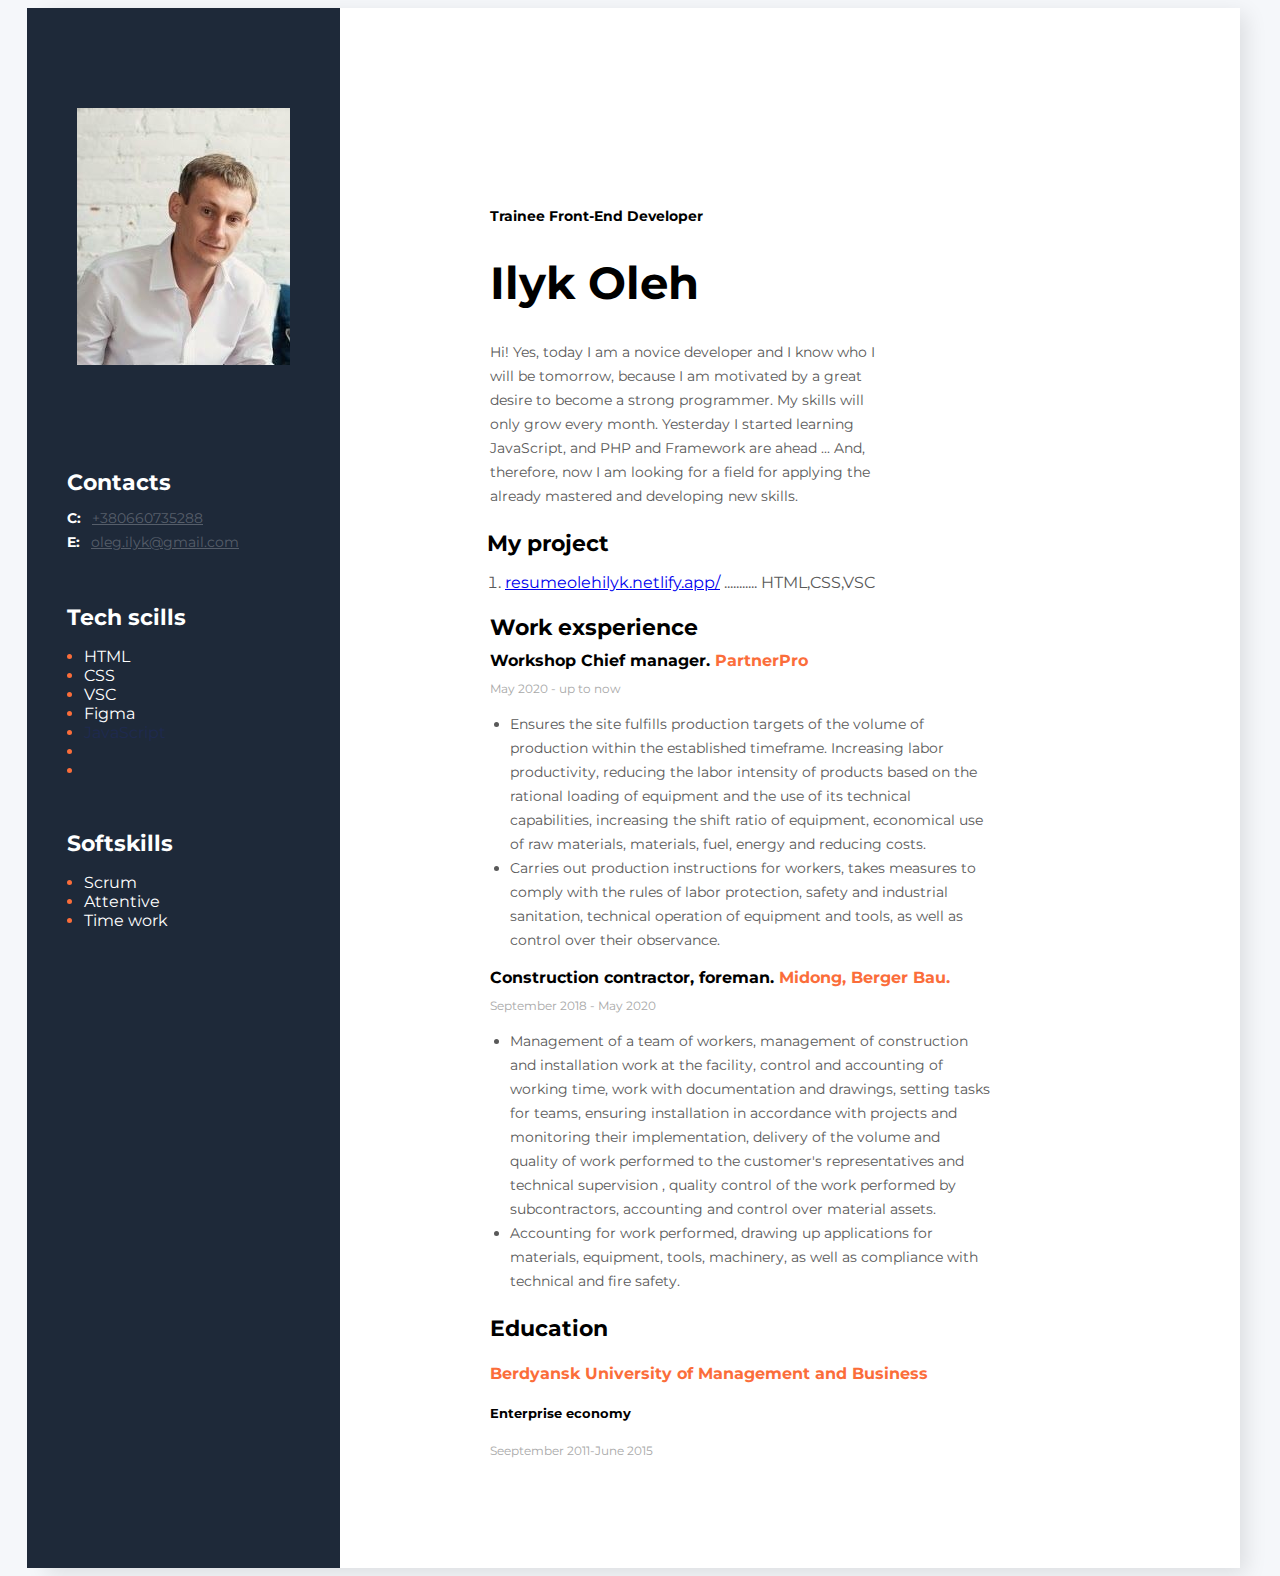
<file: index.html>
<!DOCTYPE html>
<html lang="en">
    <head>
        <meta charset="UTF-8">
        <meta http-equiv="X-UA-Compatible" content="IE=edge">
        <meta name="viewport" content="width=device-width">
        <title>My resume</title>
        <link rel="preconnect" href="https://fonts.googleapis.com">
        <link href="https://fonts.googleapis.com/css2?family=Montserrat:wght@400;700&display=swap" rel="stylesheet">
        <link rel="stylesheet" href="css/styles.css">
    </head>
    <body>
        <!--main conteiner-->
        <div class="main-conteiner">
            <!--main content section-->
            <div class="main-content">
                <!--about me section-->
                <div class="about-section">
                    <h2 class="about-my-profession"> Trainee Front-End Developer</h2> 
                    <h1 class="main-name">Ilyk Oleh</h1>
                    <p class="about-my-description">Hi! Yes, today I am a novice developer and I know who I will be tomorrow, because I am motivated by a great desire to
                    become a strong programmer. My skills will only grow every month. Yesterday I started learning JavaScript, and PHP and
                    Framework are ahead ... And, therefore, now I am looking for a field for applying the already mastered and developing
                    new skills.</p>
                </div>            
                <!--my project section-->
                <div class="project-section">
                    <h3 class="my-project-text">My project</h3>
                    <div>
                        <ol class="my-project-list">
                            <li>
                                <a href="https://resumeolehilyk.netlify.app/">resumeolehilyk.netlify.app/</a>
                                <span>...........</span>
                                <span>HTML,CSS,VSC</span>
                            </li>
                           <!-- <li>
                                <a href="http/03/2015 - </a>
                                <span>...........</span>
                                <span>HTML,CSS</span>
                            </li>
                            <li>
                                <a href="http/03/2015 - </a>
                                <span>...........</span>
                                <span>HTML,CSS</span>
                            </li>-->
                        </ol>                       
                    </div>
                </div>
                <!--my work experience-->
                <div class="experience-section">
                    <h3 class="my-experience-text">Work exsperience</h3>
                    <!--compani 3-->
                    <div>
                        <h4 class="my-work-position">Workshop Chief manager. <span class="my-work-expiriens-compani">PartnerPro</span></h4>
                        <P class="my-work-expirience-time">May 2020 - up to now </P>
                        <ul>
                            <li class="li-punct" >Ensures the site fulfills production targets of the volume of production within the established timeframe. Increasing
                            labor productivity, reducing the labor intensity of products based on the rational loading of equipment and the use of
                            its technical capabilities, increasing the shift ratio of equipment, economical use of raw materials, materials, fuel,
                            energy and reducing costs. </li>
                          
                            <li class="li-punct">Carries out production instructions for workers, takes measures to comply with the rules of labor protection, safety and
                            industrial sanitation, technical operation of equipment and tools, as well as control over their observance.</li>
                        </ul>
                    </div>
                    <!--compani 2-->
                    <div>
                        <h4 class="my-work-position">Construction contractor, foreman. <span class="my-work-expiriens-compani">Midong, Berger Bau.</span></h4>
                        <P class="my-work-expirience-time">September 2018 - May 2020 </P>
                        <ul>
                            <li class="li-punct">Management of a team of workers, management of construction and installation work at the facility, control and
                            accounting of working time, work with documentation and drawings, setting tasks for teams, ensuring installation in
                                            accordance with projects and monitoring their implementation, delivery of the volume and quality of work performed to
            the customer's representatives and technical supervision , quality control of the work performed by subcontractors,
                            accounting and control over material assets. </li>
                           
                            <li class="li-punct">Accounting for work performed, drawing up applications for materials, equipment, tools, machinery, as well as compliance
                            with technical and fire safety. </li>
                        </ul>
                    </div>
                    <!--compani 1-->
                   <!-- <div>
                        <h4 class="my-work-position">Front-End Developer <span class="my-work-expiriens-compani">Freeiance</span></h4>
                        <P class="my-work-expirience-time">September 2019 - up to nov </P>
                        <ul>
                            <li class="li-punct">Lorem ipsum dolor sit emet, cosectetur aidipiscing elit, eiusmud tempor incididunt ut lebore et dolore
                                magna aliqua. </li>
                            <li class="li-punct">Lorem ipsum dolor sit emet, cosectetur aidipiscing elit, eiusmud tempor incididunt ut lebore et dolore
                                magna aliqua.</li>
                            
                        </ul>
                    </div>-->
                    <!--Education-->
                    <div class="edukation-section">
                        <h3 class="my-edukation-text">Education</h3>
                        <h4 class="universiti"> Berdyansk University of Management and Business</h4>
                        <h5>Enterprise economy</h5>
                        <p  class="my-work-expirience-time"> Seeptember 2011-June 2015</p>
                    </div>   
                </div>
            </div>
            <!--sidebar section-->
            <aside class="sidebar-section">
                    <img  class="photo" src="img/Oleh.jpg" alt="my photo">
                <!--conntacts section-->
                <div class="sidebar-conntacts-section">
                    <h3 class="sidebar-titl">Contacts</h3> 
                    <div>
                        <span class="contacts-sektion-type">C:</span>
                        <a class="contacts-section-link" href="tel:+380660735288">+380660735288</a>
                    </div>               
                    <div>
                        <span class="contacts-sektion-type">E:</span>
                        <a class="contacts-section-link" href="oleg.ilyk@gmail.com">oleg.ilyk@gmail.com</a>
                    </div>
                </div>
                <!--tech skills-->
                <div class="tech-skills">
                    <h3 class="sidebar-titl">Tech scills</h3>
                    <ul class="tech-skills-list">
                        <li class="tech-skils-item"> <span class="tech-skils-item-text">HTML</span></li>
                        <li class="tech-skils-item"> <span class="tech-skils-item-text">CSS</span></li>
                        <li class="tech-skils-item"> <span class="tech-skils-item-text">VSC</span></li>
                        <li class="tech-skils-item"> <span class="tech-skils-item-text">Figma</span></li>
                        <li class="tech-skils-item"> <span class="tech-skils-item-text-JS">JavaScript</span></li>
                        <li class="tech-skils-item"> <span class="tech-skils-item-text"></span></li>
                        <li class="tech-skils-item"> <span class="tech-skils-item-text"></span></li>
                    </ul>
                </div>
                <!--soft skills-->
                <div class="soft-skills">
                    <h3 class="sidebar-titl">Softskills</h3>
                    <ul class="soft-skills-list">
                        <li class="soft-skils-item"> <span class="soft-skils-item-text" >Scrum</span></li>
                        <li class="soft-skils-item"> <span class="soft-skils-item-text" >Attentive</span></li>
                        <li class="soft-skils-item"> <span class="soft-skils-item-text" >Time work</span></li>
                    </ul>
                </div>
            </aside>
        </div>
    </body>
</html>
</file>
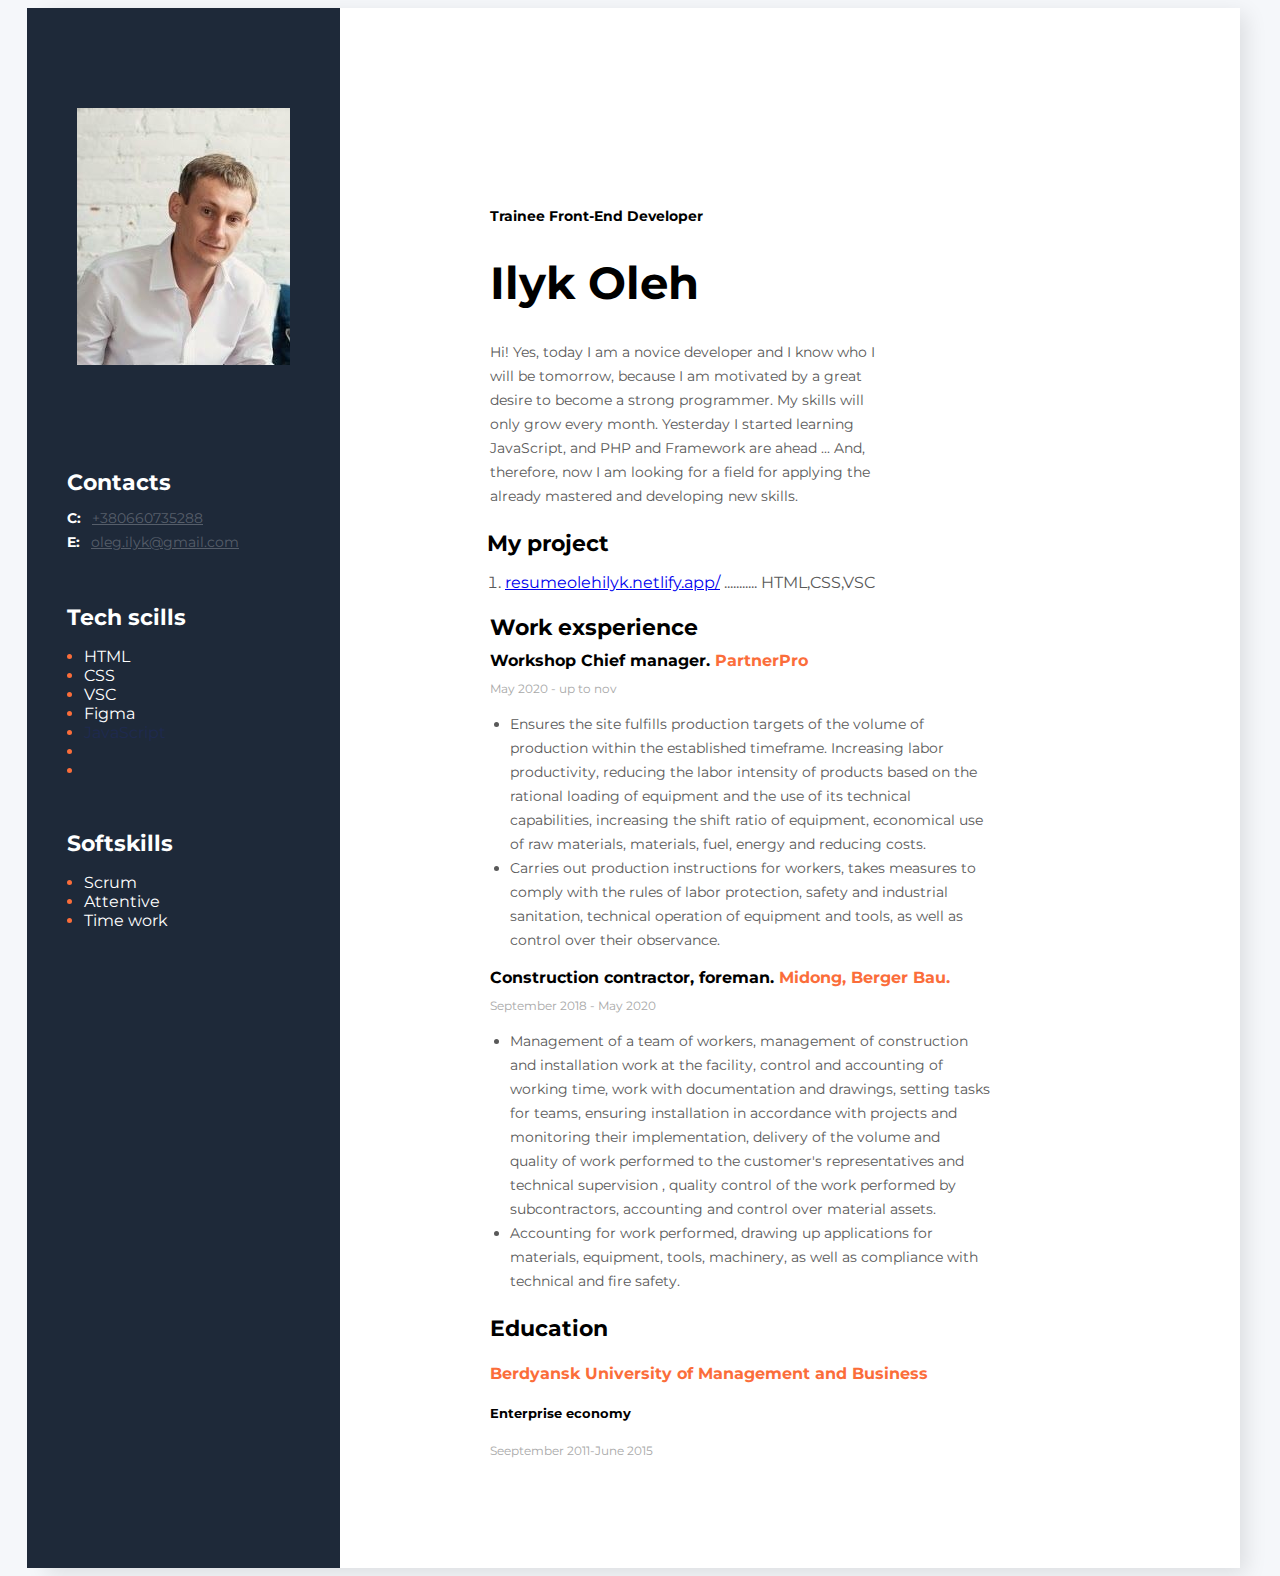
<file: cv-oleh/index.html>
<!DOCTYPE html>
<html lang="en">
    <head>
        <meta charset="UTF-8">
        <meta http-equiv="X-UA-Compatible" content="IE=edge">
        <meta name="viewport" content="width=device-width">
        <title>My resume</title>
        <link rel="preconnect" href="https://fonts.googleapis.com">
        <link href="https://fonts.googleapis.com/css2?family=Montserrat:wght@400;700&display=swap" rel="stylesheet">
        <link rel="stylesheet" href="css/styles.css">
    </head>
    <body>
        <!--main conteiner-->
        <div class="main-conteiner">
            <!--main content section-->
            <div class="main-content">
                <!--about me section-->
                <div class="about-section">
                    <h2 class="about-my-profession"> Trainee Front-End Developer</h2> 
                    <h1 class="main-name">Ilyk Oleh</h1>
                    <p class="about-my-description">Hi! Yes, today I am a novice developer and I know who I will be tomorrow, because I am motivated by a great desire to
                    become a strong programmer. My skills will only grow every month. Yesterday I started learning JavaScript, and PHP and
                    Framework are ahead ... And, therefore, now I am looking for a field for applying the already mastered and developing
                    new skills.</p>
                </div>            
                <!--my project section-->
                <div class="project-section">
                    <h3 class="my-project-text">My project</h3>
                    <div>
                        <ol class="my-project-list">
                            <li>
                                <a href="https://resumeolehilyk.netlify.app/">resumeolehilyk.netlify.app/</a>
                                <span>...........</span>
                                <span>HTML,CSS,VSC</span>
                            </li>
                           <!-- <li>
                                <a href="http/03/2015 - </a>
                                <span>...........</span>
                                <span>HTML,CSS</span>
                            </li>
                            <li>
                                <a href="http/03/2015 - </a>
                                <span>...........</span>
                                <span>HTML,CSS</span>
                            </li>-->
                        </ol>                       
                    </div>
                </div>
                <!--my work experience-->
                <div class="experience-section">
                    <h3 class="my-experience-text">Work exsperience</h3>
                    <!--compani 3-->
                    <div>
                        <h4 class="my-work-position">Workshop Chief manager. <span class="my-work-expiriens-compani">PartnerPro</span></h4>
                        <P class="my-work-expirience-time">May 2020 - up to nov </P>
                        <ul>
                            <li class="li-punct" >Ensures the site fulfills production targets of the volume of production within the established timeframe. Increasing
                            labor productivity, reducing the labor intensity of products based on the rational loading of equipment and the use of
                            its technical capabilities, increasing the shift ratio of equipment, economical use of raw materials, materials, fuel,
                            energy and reducing costs. </li>
                          
                            <li class="li-punct">Carries out production instructions for workers, takes measures to comply with the rules of labor protection, safety and
                            industrial sanitation, technical operation of equipment and tools, as well as control over their observance.</li>
                        </ul>
                    </div>
                    <!--compani 2-->
                    <div>
                        <h4 class="my-work-position">Construction contractor, foreman. <span class="my-work-expiriens-compani">Midong, Berger Bau.</span></h4>
                        <P class="my-work-expirience-time">September 2018 - May 2020 </P>
                        <ul>
                            <li class="li-punct">Management of a team of workers, management of construction and installation work at the facility, control and
                            accounting of working time, work with documentation and drawings, setting tasks for teams, ensuring installation in
                                            accordance with projects and monitoring their implementation, delivery of the volume and quality of work performed to
            the customer's representatives and technical supervision , quality control of the work performed by subcontractors,
                            accounting and control over material assets. </li>
                           
                            <li class="li-punct">Accounting for work performed, drawing up applications for materials, equipment, tools, machinery, as well as compliance
                            with technical and fire safety. </li>
                        </ul>
                    </div>
                    <!--compani 1-->
                   <!-- <div>
                        <h4 class="my-work-position">Front-End Developer <span class="my-work-expiriens-compani">Freeiance</span></h4>
                        <P class="my-work-expirience-time">September 2019 - up to nov </P>
                        <ul>
                            <li class="li-punct">Lorem ipsum dolor sit emet, cosectetur aidipiscing elit, eiusmud tempor incididunt ut lebore et dolore
                                magna aliqua. </li>
                            <li class="li-punct">Lorem ipsum dolor sit emet, cosectetur aidipiscing elit, eiusmud tempor incididunt ut lebore et dolore
                                magna aliqua.</li>
                            
                        </ul>
                    </div>-->
                    <!--Education-->
                    <div class="edukation-section">
                        <h3 class="my-edukation-text">Education</h3>
                        <h4 class="universiti"> Berdyansk University of Management and Business</h4>
                        <h5>Enterprise economy</h5>
                        <p  class="my-work-expirience-time"> Seeptember 2011-June 2015</p>
                    </div>   
                </div>
            </div>
            <!--sidebar section-->
            <aside class="sidebar-section">
                    <img  class="photo" src="img/Oleh.jpg" alt="my photo">
                <!--conntacts section-->
                <div class="sidebar-conntacts-section">
                    <h3 class="sidebar-titl">Contacts</h3> 
                    <div>
                        <span class="contacts-sektion-type">C:</span>
                        <a class="contacts-section-link" href="tel:+380660735288">+380660735288</a>
                    </div>               
                    <div>
                        <span class="contacts-sektion-type">E:</span>
                        <a class="contacts-section-link" href="oleg.ilyk@gmail.com">oleg.ilyk@gmail.com</a>
                    </div>
                </div>
                <!--tech skills-->
                <div class="tech-skills">
                    <h3 class="sidebar-titl">Tech scills</h3>
                    <ul class="tech-skills-list">
                        <li class="tech-skils-item"> <span class="tech-skils-item-text">HTML</span></li>
                        <li class="tech-skils-item"> <span class="tech-skils-item-text">CSS</span></li>
                        <li class="tech-skils-item"> <span class="tech-skils-item-text">VSC</span></li>
                        <li class="tech-skils-item"> <span class="tech-skils-item-text">Figma</span></li>
                        <li class="tech-skils-item"> <span class="tech-skils-item-text-JS">JavaScript</span></li>
                        <li class="tech-skils-item"> <span class="tech-skils-item-text"></span></li>
                        <li class="tech-skils-item"> <span class="tech-skils-item-text"></span></li>
                    </ul>
                </div>
                <!--soft skills-->
                <div class="soft-skills">
                    <h3 class="sidebar-titl">Softskills</h3>
                    <ul class="soft-skills-list">
                        <li class="soft-skils-item"> <span class="soft-skils-item-text" >Scrum</span></li>
                        <li class="soft-skils-item"> <span class="soft-skils-item-text" >Attentive</span></li>
                        <li class="soft-skils-item"> <span class="soft-skils-item-text" >Time work</span></li>
                    </ul>
                </div>
            </aside>
        </div>
    </body>
</html>
</file>
<file: css/styles.css>
body {
  font-family: 'Montserrat', sans-serif;
  background-color: #f5f7fa;
}
.about-my-profession {
  font-size: 14px;
  font-weight: 700;
  color: #000;
}
.main-conteiner {
  display: flex;
  flex-direction: row-reverse;
  width: 1200px;
  background-color: #ffff;
  margin: 0px auto;
  box-shadow: 6px 6px 20px rgba(0, 0, 0, 0.1);
}
@media (max-width: 1200px) {
  .main-conteiner {
    max-width: 970px;
  }
}
@media (max-width: 992px) {
  .main-conteiner {
    max-width: 750px;
  }
}
@media (max-width: 767px) {
  .main-conteiner {
    max-width: none;
  }
}
.main-content {
  padding: 100px 50px;
}
.li-punct {
  margin-left: -20px;
  margin-right: 200px;
  font-style: normal;
  font-weight: normal;
  font-size: 14px;
  line-height: 24px;
  color: #595959;
}
.about-section {
  margin-left: 100px;
  margin-top: 100px;
  margin-right: 300px;
  margin-bottom: 20px;
  font-style: normal;
  font-weight: bold;
  font-size: 14px;
  line-height: 17px;
  color: #000;
}
.about-my-description {
  width: 400px;
  font-style: normal;
  font-weight: normal;
  font-size: 14px;
  line-height: 24px;
  color: #595959;
}

.main-name {
  font-style: normal;
  font-weight: bold;
  font-size: 45px;
  line-height: 55px;
  color: #000;
  margin: 0 0 25 0;
}
.my-project-text {
  margin-left: 22px;
  font-weight: bold;
  font-size: 22px;
  line-height: 27px;
  color: #000;
  margin-bottom: 10px;
}
.my-experience-text,
.my-edukation-text {
  font-style: normal;
  font-weight: bold;
  font-size: 22px;
  line-height: 27px;
  color: #000;
  margin-bottom: 10px;
}
.my-work-position {
  font-style: normal;
  font-weight: bold;
  font-size: 16px;
  line-height: 20px;
  color: #000;
  margin: 0 0 10px 0;
}
.my-work-expirience-time {
  font-style: normal;
  font-weight: normal;
  font-size: 12px;
  line-height: 15px;
  color: #a8a8a8;
  margin: 0 0 10px 0;
}
.my-work-expiriens-compani,
.universiti {
  color: #fb6d3a;
}
.my-project-list {
  color: #595959;
}
.project-section {
  margin-left: 75px;
}
.experience-section {
  margin-left: 100px;
}
/* sidebar-section */
.photo {
  padding: 50px;
}
.sidebar-section {
  background-color: #1e2939;
  width: 370px;
  padding: 50px 0px;
}
.sidebar-conntacts-section,
.tech-skills,
.soft-skills {
  margin: 50px 0 0 40px;
  color: white;
}
.sidebar-titl {
  font-style: normal;
  font-weight: bold;
  font-size: 22px;
  line-height: 27px;
  margin-bottom: 10px;
}
/* .contacts-sektion */
.contacts-sektion-type {
  font-weight: bold;
  font-size: 14px;
  line-height: 24px;
  margin-right: 7px;
}
.contacts-section-link {
  color: #565e6a;
  font-style: normal;
  font-weight: normal;
  font-size: 14px;
  line-height: 24px;
}
.tech-skills-list,
.soft-skills-list {
  padding-left: 17px;
}
.tech-skils-item,
.soft-skils-item {
  color: #fb6d3a;
}
.tech-skils-item-text,
.soft-skils-item-text {
  color: white;
}
.tech-skils-item-text-JS {
  color: #1e2950;
}
</file>
<file: cv-oleh/css/styles.css>
body {
  font-family: 'Montserrat', sans-serif;
  background-color: #f5f7fa;
}
.about-my-profession {
  font-size: 14px;
  font-weight: 700;
  color: #000;
}
.main-conteiner {
  display: flex;
  flex-direction: row-reverse;
  width: 1200px;
  background-color: #ffff;
  margin: 0px auto;
  box-shadow: 6px 6px 20px rgba(0, 0, 0, 0.1);
}
@media (max-width: 1200px) {
  .main-conteiner {
    max-width: 970px;
  }
}
@media (max-width: 992px) {
  .main-conteiner {
    max-width: 750px;
  }
}
@media (max-width: 767px) {
  .main-conteiner {
    max-width: none;
  }
}
.main-content {
  padding: 100px 50px;
}
.li-punct {
  margin-left: -20px;
  margin-right: 200px;
  font-style: normal;
  font-weight: normal;
  font-size: 14px;
  line-height: 24px;
  color: #595959;
}
.about-section {
  margin-left: 100px;
  margin-top: 100px;
  margin-right: 300px;
  margin-bottom: 20px;
  font-style: normal;
  font-weight: bold;
  font-size: 14px;
  line-height: 17px;
  color: #000;
}
.about-my-description {
  width: 400px;
  font-style: normal;
  font-weight: normal;
  font-size: 14px;
  line-height: 24px;
  color: #595959;
}

.main-name {
  font-style: normal;
  font-weight: bold;
  font-size: 45px;
  line-height: 55px;
  color: #000;
  margin: 0 0 25 0;
}
.my-project-text {
  margin-left: 22px;
  font-weight: bold;
  font-size: 22px;
  line-height: 27px;
  color: #000;
  margin-bottom: 10px;
}
.my-experience-text,
.my-edukation-text {
  font-style: normal;
  font-weight: bold;
  font-size: 22px;
  line-height: 27px;
  color: #000;
  margin-bottom: 10px;
}
.my-work-position {
  font-style: normal;
  font-weight: bold;
  font-size: 16px;
  line-height: 20px;
  color: #000;
  margin: 0 0 10px 0;
}
.my-work-expirience-time {
  font-style: normal;
  font-weight: normal;
  font-size: 12px;
  line-height: 15px;
  color: #a8a8a8;
  margin: 0 0 10px 0;
}
.my-work-expiriens-compani,
.universiti {
  color: #fb6d3a;
}
.my-project-list {
  color: #595959;
}
.project-section {
  margin-left: 75px;
}
.experience-section {
  margin-left: 100px;
}
/* sidebar-section */
.photo {
  padding: 50px;
}
.sidebar-section {
  background-color: #1e2939;
  width: 370px;
  padding: 50px 0px;
}
.sidebar-conntacts-section,
.tech-skills,
.soft-skills {
  margin: 50px 0 0 40px;
  color: white;
}
.sidebar-titl {
  font-style: normal;
  font-weight: bold;
  font-size: 22px;
  line-height: 27px;
  margin-bottom: 10px;
}
/* .contacts-sektion */
.contacts-sektion-type {
  font-weight: bold;
  font-size: 14px;
  line-height: 24px;
  margin-right: 7px;
}
.contacts-section-link {
  color: #565e6a;
  font-style: normal;
  font-weight: normal;
  font-size: 14px;
  line-height: 24px;
}
.tech-skills-list,
.soft-skills-list {
  padding-left: 17px;
}
.tech-skils-item,
.soft-skils-item {
  color: #fb6d3a;
}
.tech-skils-item-text,
.soft-skils-item-text {
  color: white;
}
.tech-skils-item-text-JS {
  color: #1e2950;
}
</file>
